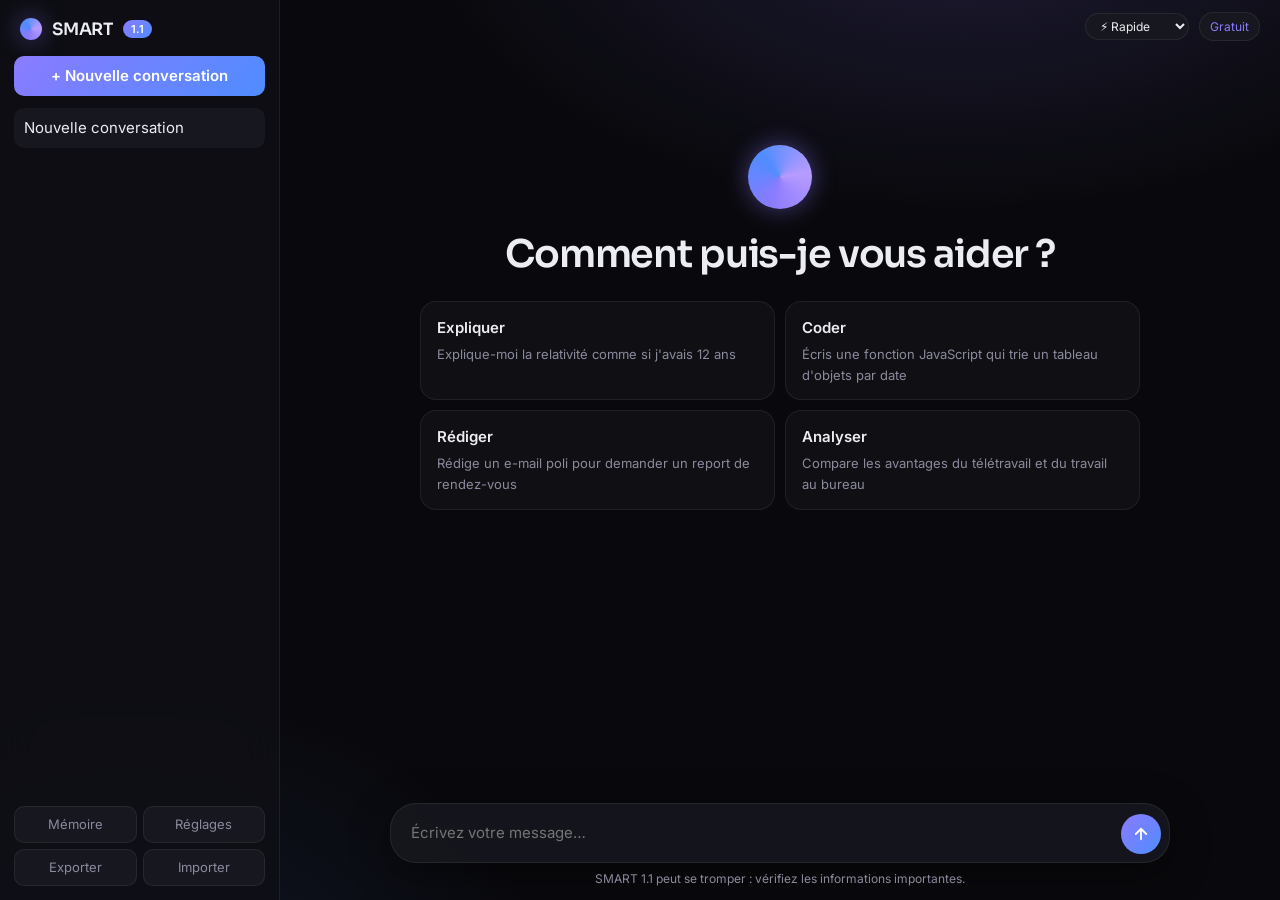
<file: index.html>
<!doctype html><html lang="fr"><head><meta charset="utf-8"><meta name="viewport" content="width=device-width,initial-scale=1"><meta name="theme-color" content="#09090d"><title>SMART 1.1</title>
<link rel="preconnect" href="https://generativelanguage.googleapis.com">
<link rel="preconnect" href="https://fonts.googleapis.com"><link rel="preconnect" href="https://fonts.gstatic.com" crossorigin>
<link href="https://fonts.googleapis.com/css2?family=Inter:wght@400;500;600&family=Sora:wght@600&display=swap" rel="stylesheet"><link rel="stylesheet" href="style.css"></head><body>
<aside id="side"><div class="brand"><i></i>SMART <span class="ver">1.1</span></div><button id="new">+ Nouvelle conversation</button><ul id="list"></ul>
<div class="foot"><button id="memBtn">Mémoire</button><button id="setBtn">Réglages</button><button id="exp">Exporter</button><label class="btn">Importer<input id="imp" type="file" accept=".json" hidden></label></div></aside>
<main><header><button id="menu" aria-label="Menu">☰</button><span id="title"></span><select id="speed" title="Vitesse de réflexion"><option value="fast">⚡ Rapide</option><option value="balanced">Équilibré</option><option value="deep">Approfondi</option></select><span id="badge"></span></header>
<div id="msgs"></div>
<form id="form"><textarea id="inp" rows="1" placeholder="Écrivez votre message…" aria-label="Message"></textarea>
<button id="send" aria-label="Envoyer"><svg width="18" height="18" viewBox="0 0 24 24" fill="none" stroke="currentColor" stroke-width="2.4" stroke-linecap="round" stroke-linejoin="round"><path d="M12 19V5M5 12l7-7 7 7"/></svg></button>
<button id="stop" type="button" aria-label="Interrompre" hidden><svg width="14" height="14" viewBox="0 0 24 24" fill="currentColor"><rect x="4" y="4" width="16" height="16" rx="3"/></svg></button></form>
<p class="hint">SMART 1.1 peut se tromper : vérifiez les informations importantes.</p></main>
<dialog id="dlg"></dialog><script type="module" src="app.js"></script></body></html>
</file>
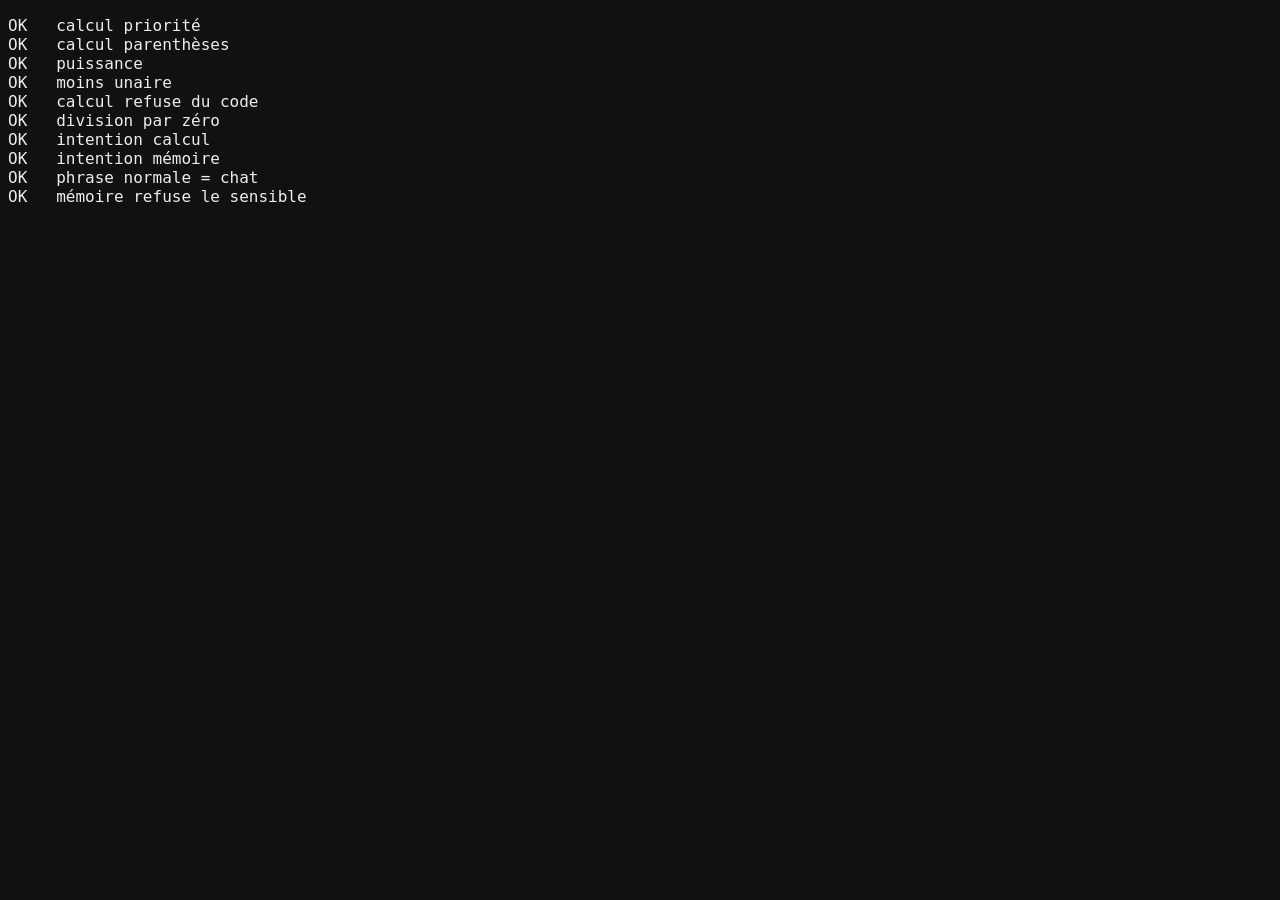
<file: tests.html>
<!doctype html><meta charset="utf-8"><title>Tests SMART AI</title><body style="background:#111;color:#eee;font:16px monospace"><pre id="o"></pre>
<script type="module">
import {calc} from './tools.js';import {analyze} from './reasoning.js';import {memory} from './memory.js';
const t=[['calcul priorité',()=>calc('2+3*4')===14],['calcul parenthèses',()=>calc('(2+3)*4')===20],['puissance',()=>calc('2^3^2')===512],['moins unaire',()=>calc('-2^2')===-4],
['calcul refuse du code',()=>{try{calc('alert(1)');return false}catch{return true}}],['division par zéro',()=>{try{calc('1/0');return false}catch{return true}}],
['intention calcul',()=>analyze('12*3').intent==='calc'],['intention mémoire',()=>analyze("retiens que j'aime le thé").intent==='memory.save'],['phrase normale = chat',()=>analyze('Explique la photosynthèse').intent==='chat'],
['mémoire refuse le sensible',()=>!!memory.add('mon mot de passe est 1234').error]];
document.getElementById('o').textContent=t.map(([n,f])=>{let ok=false;try{ok=f()}catch{}return(ok?'OK   ':'ECHEC ')+n}).join('\n');
</script>
</file>
<file: style.css>
:root{--bg:#09090d;--s1:#101016;--s2:#17171f;--s3:#1f1f2a;--line:rgba(255,255,255,.07);--tx:#ececf3;--mu:#8a8a9d;--a1:#8b7bff;--a2:#4f8cff;--grad:linear-gradient(135deg,#8b7bff,#4f8cff)}
*{box-sizing:border-box}[hidden]{display:none!important}
body{margin:0;display:flex;height:100dvh;background:radial-gradient(900px 500px at 75% -10%,rgba(139,123,255,.16),transparent 60%),radial-gradient(700px 500px at 10% 110%,rgba(79,140,255,.1),transparent 60%),var(--bg);color:var(--tx);font:15px/1.6 Inter,system-ui,sans-serif;-webkit-font-smoothing:antialiased}
button,select,input,textarea{font:inherit;color:inherit;background:var(--s2);border:1px solid var(--line);border-radius:10px;padding:8px 12px}
button{cursor:pointer;transition:.15s}button:hover{background:var(--s3)}:focus-visible{outline:2px solid var(--a1);outline-offset:1px}
#side{width:280px;background:rgba(16,16,22,.8);backdrop-filter:blur(20px);border-right:1px solid var(--line);display:flex;flex-direction:column;padding:14px;gap:12px}
.brand{display:flex;align-items:center;gap:10px;font:600 17px Sora,Inter,sans-serif;letter-spacing:-.01em;padding:4px 6px}
.brand i,.orb,.av{display:block;border-radius:50%;background:conic-gradient(from 200deg,#8b7bff,#4f8cff,#b79bff,#8b7bff);box-shadow:0 0 24px rgba(139,123,255,.45)}.brand i{width:22px;height:22px}
#new{background:var(--grad);border:0;font-weight:600;color:#fff}#new:hover{background:var(--grad);filter:brightness(1.12)}
#list{flex:1;overflow:auto;list-style:none;margin:0;padding:0}
#list li{display:flex;gap:4px;align-items:center;padding:8px 10px;border-radius:10px;cursor:pointer;color:var(--mu)}
#list li span{flex:1;overflow:hidden;white-space:nowrap;text-overflow:ellipsis}#list li.on,#list li:hover{background:var(--s2);color:var(--tx)}
#list li button{padding:0 4px;border:0;background:none;opacity:0}#list li:hover button{opacity:.7}
.foot{display:grid;grid-template-columns:1fr 1fr;gap:6px}.foot button,.foot .btn{text-align:center;padding:7px;font-size:13px;border:1px solid var(--line);border-radius:10px;cursor:pointer;background:var(--s2);color:var(--mu)}
main{flex:1;display:flex;flex-direction:column;min-width:0}
header{display:flex;align-items:center;gap:10px;padding:12px 20px}#menu{display:none}#title{flex:1;font-weight:500;color:var(--mu)}
#badge{font-size:12px;padding:4px 10px;border-radius:99px;background:var(--s2);border:1px solid var(--line);color:var(--a1)}
#msgs{flex:1;overflow:auto;padding:20px 20px 12px}
.m{max-width:780px;margin:0 auto 24px;display:flex;gap:14px;animation:in .3s ease-out}@keyframes in{from{opacity:0;transform:translateY(8px)}}
.m.user{justify-content:flex-end}.mc{min-width:0;max-width:100%}.user .mc{display:flex;flex-direction:column;align-items:flex-end;max-width:85%}
.av{width:28px;height:28px;flex:none;margin-top:2px}.b{overflow-wrap:anywhere}
.user .b{background:var(--s3);border:1px solid var(--line);padding:10px 16px;border-radius:20px 20px 6px 20px}
.live::after{content:"";display:inline-block;width:8px;height:16px;margin-left:3px;vertical-align:-3px;background:var(--a1);border-radius:2px;animation:bl 1s steps(2) infinite}@keyframes bl{50%{opacity:0}}
.a{opacity:0;transition:.2s;display:flex;gap:2px;margin-top:4px}.m:hover .a{opacity:1}.a button{font-size:12px;padding:2px 8px;border:0;background:none;color:var(--mu)}
.code{margin:12px 0;border:1px solid var(--line);border-radius:12px;overflow:hidden;background:#07070a}
.ch{display:flex;justify-content:space-between;align-items:center;padding:4px 8px 4px 14px;background:var(--s1);color:var(--mu);font-size:12px}.ch button{font-size:12px;padding:2px 8px;border:0;background:none;color:var(--mu)}
pre{margin:0;padding:14px;overflow:auto}code{font:13px/1.6 ui-monospace,"SF Mono",Menlo,monospace}.b code{background:var(--s3);padding:2px 6px;border-radius:6px}.b pre code{background:none;padding:0}
i{font-style:normal}.c{color:#6b7280}.s{color:#7ee0a0}.k{color:#b79bff}.b h3,.b h4{margin:14px 0 4px;font-family:Sora,Inter,sans-serif}
.err{color:#ff8a8a;margin:6px 0 0}.dots::after{content:"●●●";animation:d 1s infinite;letter-spacing:3px;color:var(--a1)}@keyframes d{50%{opacity:.2}}
.hero{max-width:720px;margin:8vh auto 0;text-align:center;display:flex;flex-direction:column;align-items:center;gap:24px}.orb{width:64px;height:64px}
.hero h1{font:600 clamp(26px,4vw,38px)/1.15 Sora,Inter,sans-serif;letter-spacing:-.03em;margin:0}
.sug{display:grid;grid-template-columns:1fr 1fr;gap:10px;width:100%}
.sug button{text-align:left;padding:14px 16px;border-radius:16px;background:rgba(255,255,255,.03);display:flex;flex-direction:column;gap:4px}
.sug button:hover{border-color:rgba(139,123,255,.5);transform:translateY(-2px)}.sug b{font-weight:600}.sug span{color:var(--mu);font-size:13px}
.setup{width:100%;max-width:460px;padding:18px;border-radius:16px;background:var(--s1);border:1px solid var(--line);text-align:left}
.setup p{margin:0 0 12px;color:var(--mu)}.setup div{display:flex;gap:8px}.setup input{flex:1;min-width:0}.setup button{background:var(--grad);border:0;color:#fff;font-weight:600}
#form{display:flex;align-items:flex-end;gap:8px;max-width:780px;width:calc(100% - 32px);margin:0 auto 6px;padding:8px 8px 8px 20px;background:rgba(23,23,31,.9);border:1px solid var(--line);border-radius:26px;box-shadow:0 10px 40px rgba(0,0,0,.4);transition:.2s}
#form:focus-within{border-color:rgba(139,123,255,.55);box-shadow:0 0 0 4px rgba(139,123,255,.12),0 10px 40px rgba(0,0,0,.4)}
#inp{flex:1;resize:none;max-height:160px;border:0;background:none;padding:9px 0;outline:none}
#send,#stop{width:40px;height:40px;border-radius:50%;padding:0;border:0;display:grid;place-items:center;background:var(--grad);color:#fff;flex:none}#stop{background:var(--s3)}
.hint{text-align:center;font-size:12px;color:var(--mu);margin:0;padding:0 0 12px}
dialog{background:var(--s1);color:inherit;border:1px solid var(--line);border-radius:18px;width:min(520px,92vw);padding:22px}dialog::backdrop{background:rgba(0,0,0,.6);backdrop-filter:blur(4px)}
dialog h3{margin:0 0 8px;font-family:Sora,Inter,sans-serif}dialog label{display:block;margin:10px 0;color:var(--mu);font-size:13px}dialog input,dialog select,dialog textarea{width:100%;margin-top:4px;color:var(--tx)}
dialog button{margin-top:6px}#s_ok{background:var(--grad);border:0;color:#fff;font-weight:600}.ml{padding:0;list-style:none}.ml li{display:flex;justify-content:space-between;gap:8px;padding:3px 0}.warn{font-size:12px;color:#c9b86a}
@media(max-width:700px){#side{position:fixed;inset:0 auto 0 0;z-index:5;transform:translateX(-100%);transition:.2s}#side.open{transform:none}#menu{display:block}.sug{grid-template-columns:1fr}.hero{margin-top:4vh}}
@media(prefers-reduced-motion:reduce){*{animation:none!important;transition:none!important}}

.b p{margin:0 0 .75em}.b p:last-child{margin-bottom:0}.b ul,.b ol{margin:.4em 0 .8em;padding-left:1.3em}.b li{margin:.2em 0}.b li::marker{color:var(--a1)}
.b blockquote{margin:.8em 0;padding:2px 14px;border-left:3px solid var(--a1);color:var(--mu)}.b hr{border:0;border-top:1px solid var(--line);margin:1em 0}.b a{color:var(--a2)}
.tw{overflow:auto;margin:.8em 0;border:1px solid var(--line);border-radius:12px}table{border-collapse:collapse;width:100%;font-size:14px}th,td{padding:8px 12px;text-align:left;border-bottom:1px solid var(--line)}th{background:var(--s1)}tr:last-child td{border-bottom:0}
.src{display:flex;flex-wrap:wrap;gap:6px;margin-top:8px}.src span{font-size:12px;padding:3px 10px;border-radius:99px;background:var(--s2);border:1px solid var(--line);color:var(--mu)}.src span::before{content:"◈ ";color:var(--a1)}
#speed{font-size:12px;padding:4px 10px;border-radius:99px;background:var(--s2);color:var(--tx)}

.ver{font:600 11px Inter,sans-serif;padding:2px 8px;border-radius:99px;background:var(--grad);color:#fff}
.steps{margin:0 0 10px;border:1px solid var(--line);border-radius:12px;background:var(--s1);font-size:13px;color:var(--mu)}.steps summary{cursor:pointer;padding:7px 12px}
.steps div{padding:6px 12px;border-top:1px solid var(--line);overflow-wrap:anywhere}.steps b{color:var(--a1)}
</file>
